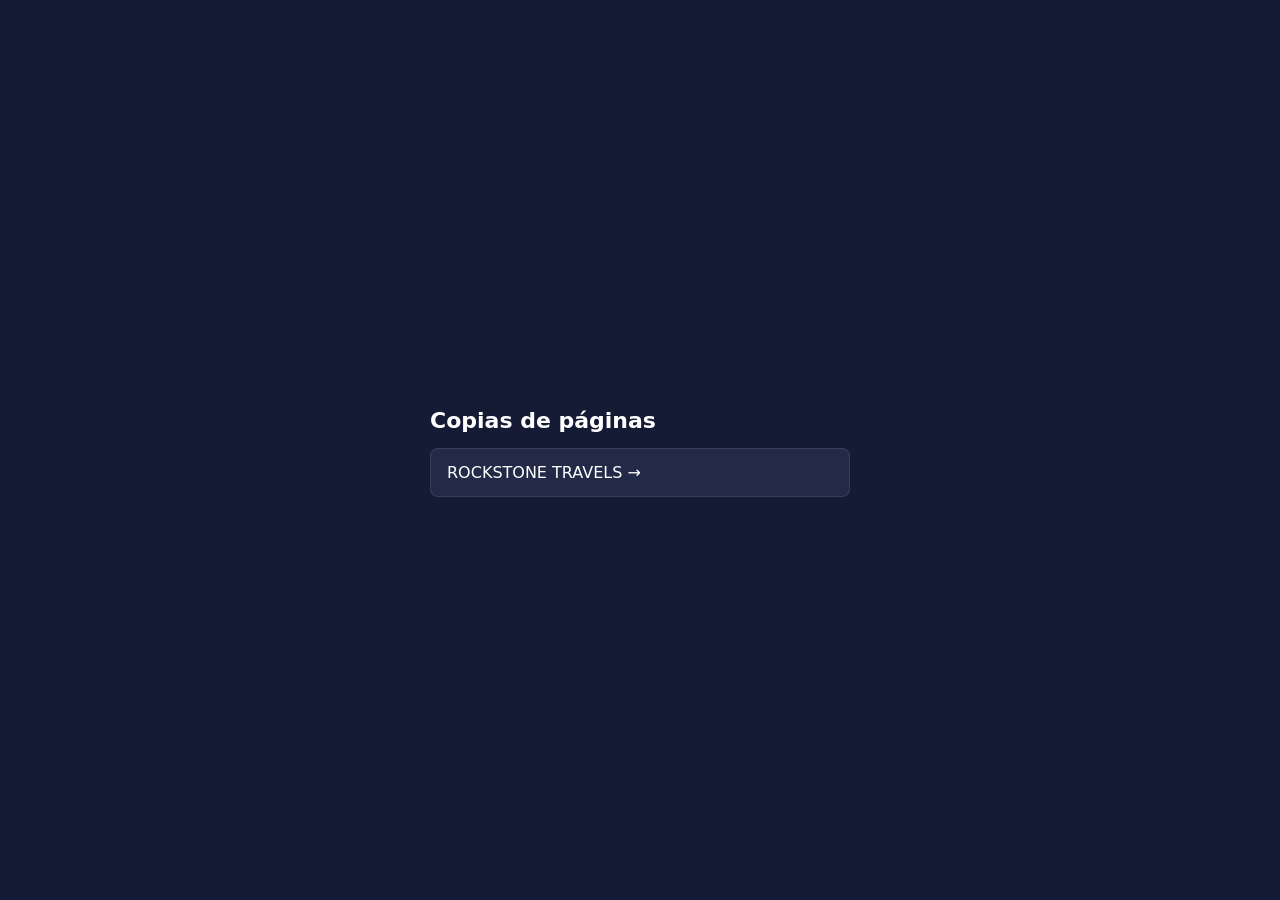
<file: index.html>
<!DOCTYPE html>
<html lang="es">
<head>
  <meta charset="UTF-8">
  <meta name="viewport" content="width=device-width, initial-scale=1.0">
  <meta name="robots" content="noindex">
  <title>Copias de páginas</title>
  <style>
    body { margin: 0; font-family: system-ui, Arial, sans-serif; background: #151b35; color: #fff; display: grid; place-items: center; min-height: 100vh; padding: 16px; box-sizing: border-box; }
    main { max-width: 420px; width: 100%; }
    h1 { font-size: 22px; }
    a { display: block; background: #222a47; border: 1px solid rgba(255,255,255,.1); border-radius: 8px; padding: 14px 16px; margin-bottom: 10px; color: #fff; text-decoration: none; }
    a:hover { border-color: #d0601e; }
  </style>
</head>
<body>
  <main>
    <h1>Copias de páginas</h1>
    <a href="rockstone-travels/">ROCKSTONE TRAVELS →</a>
  </main>
</body>
</html>
</file>
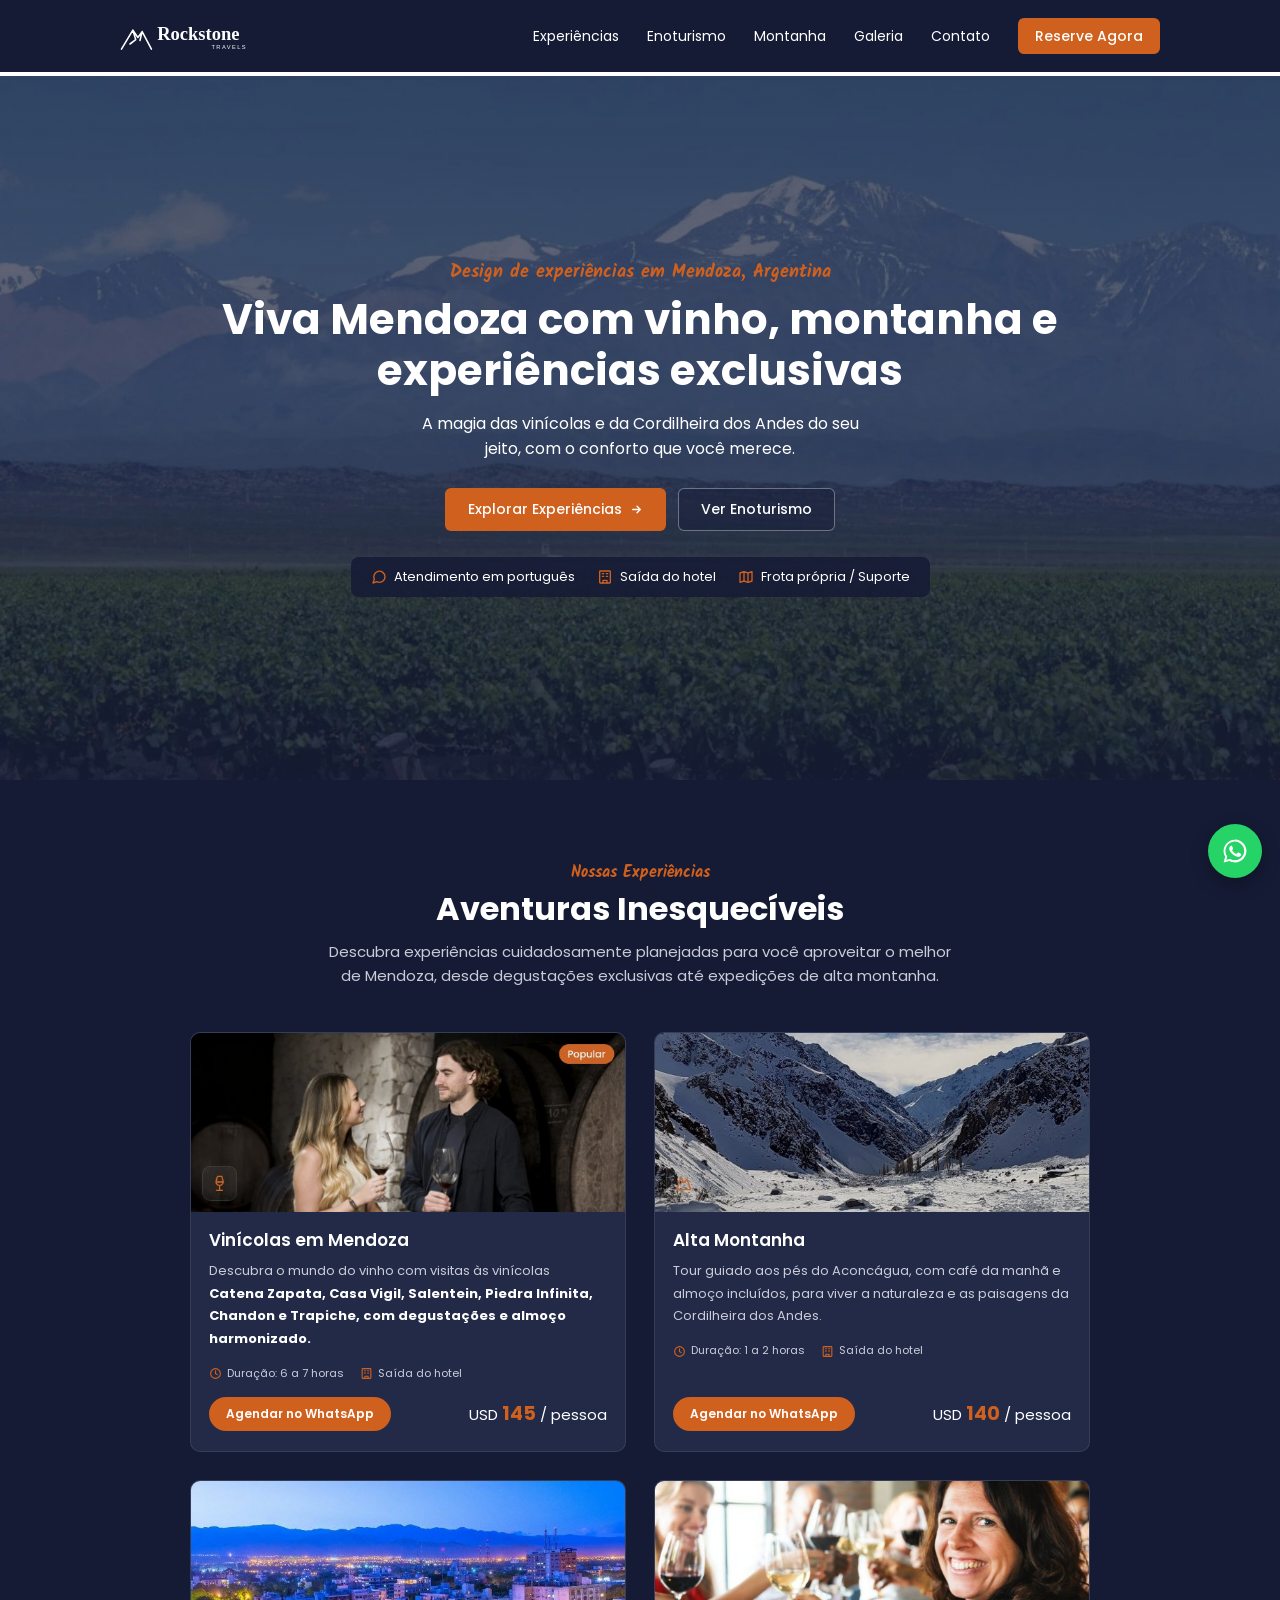
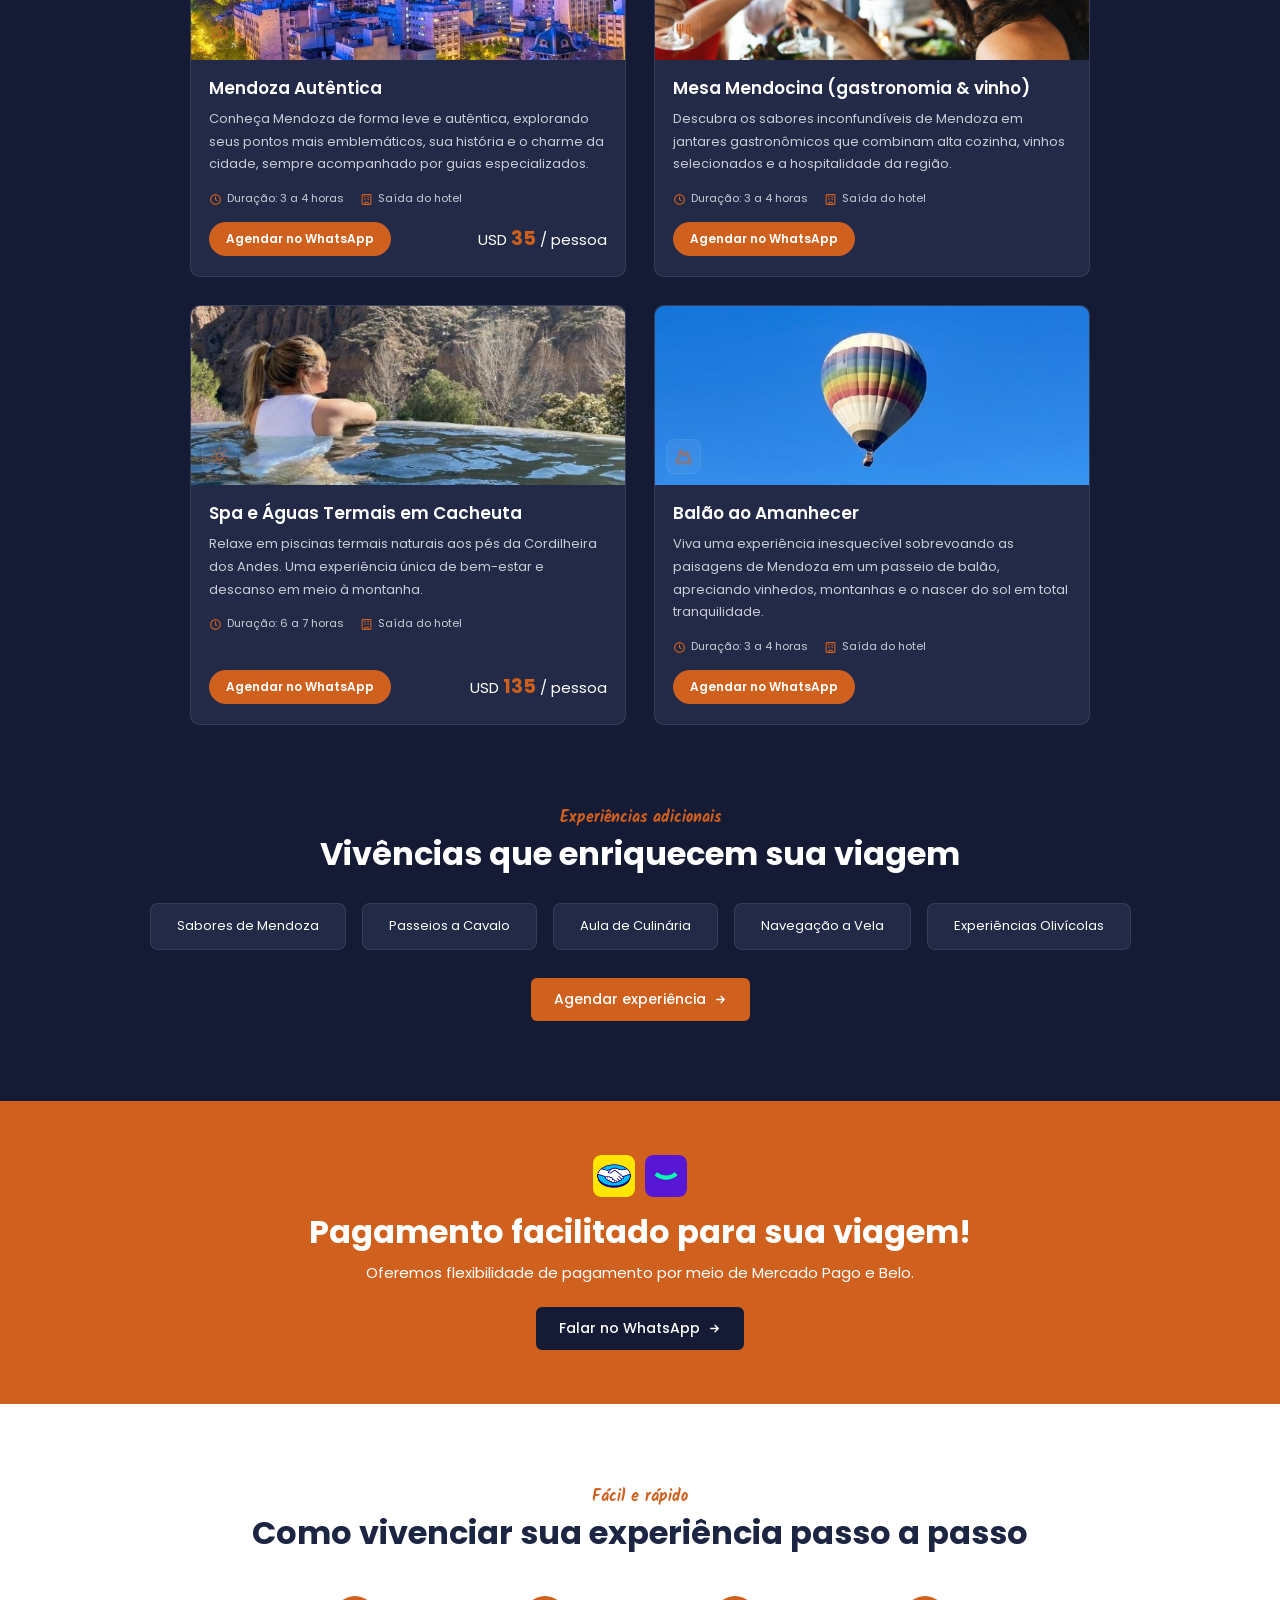
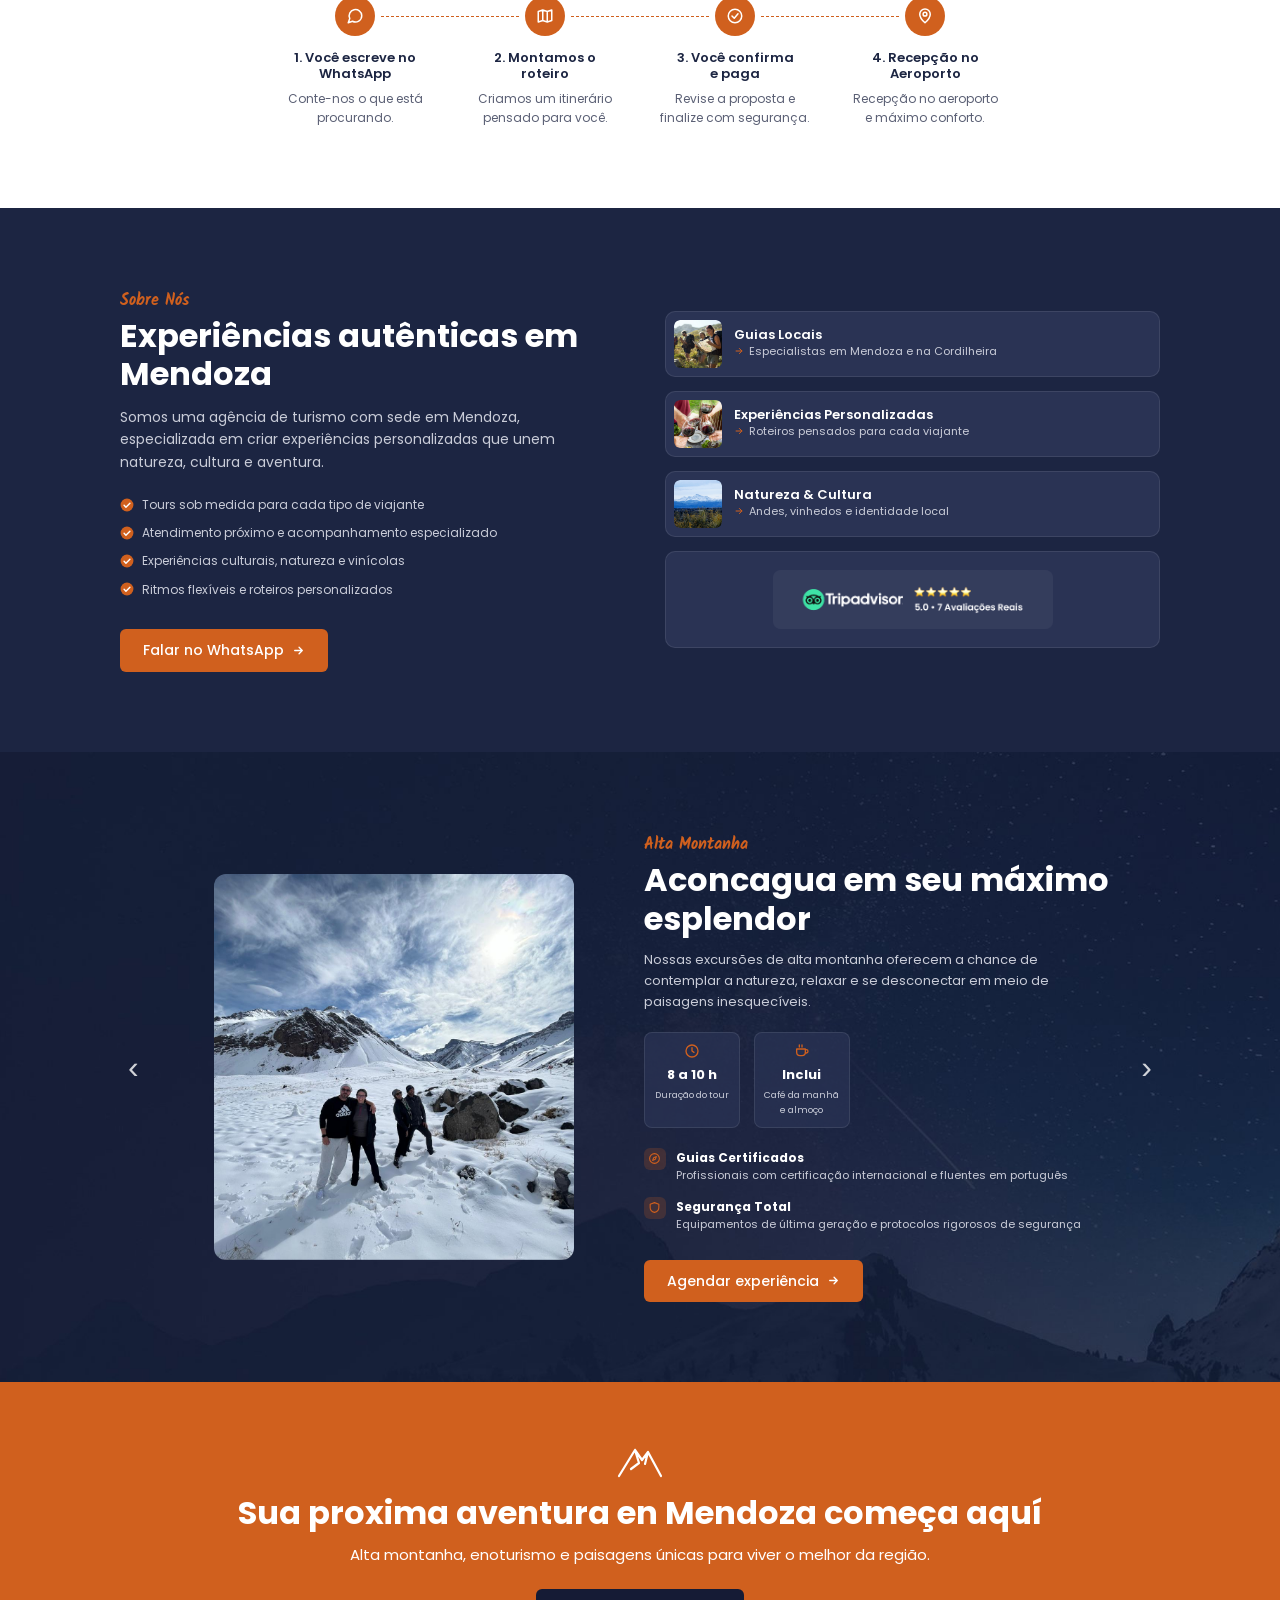
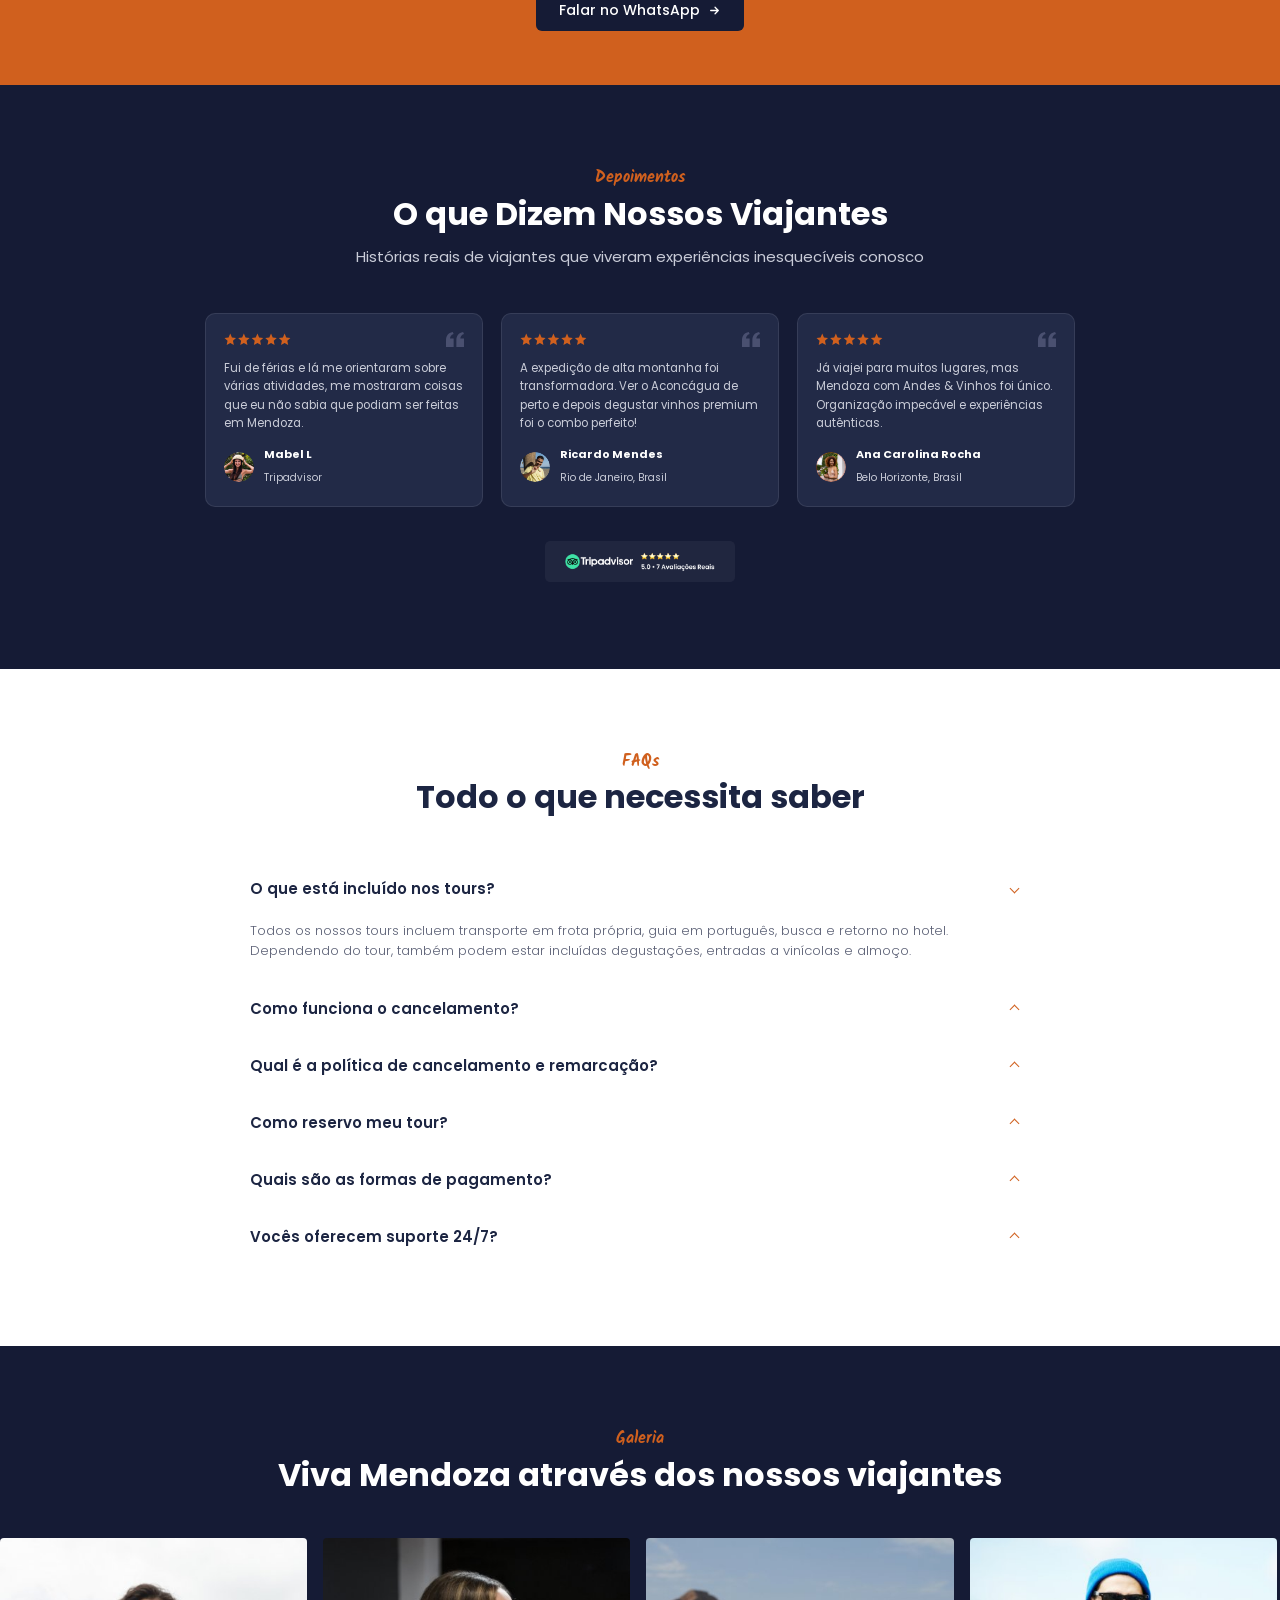
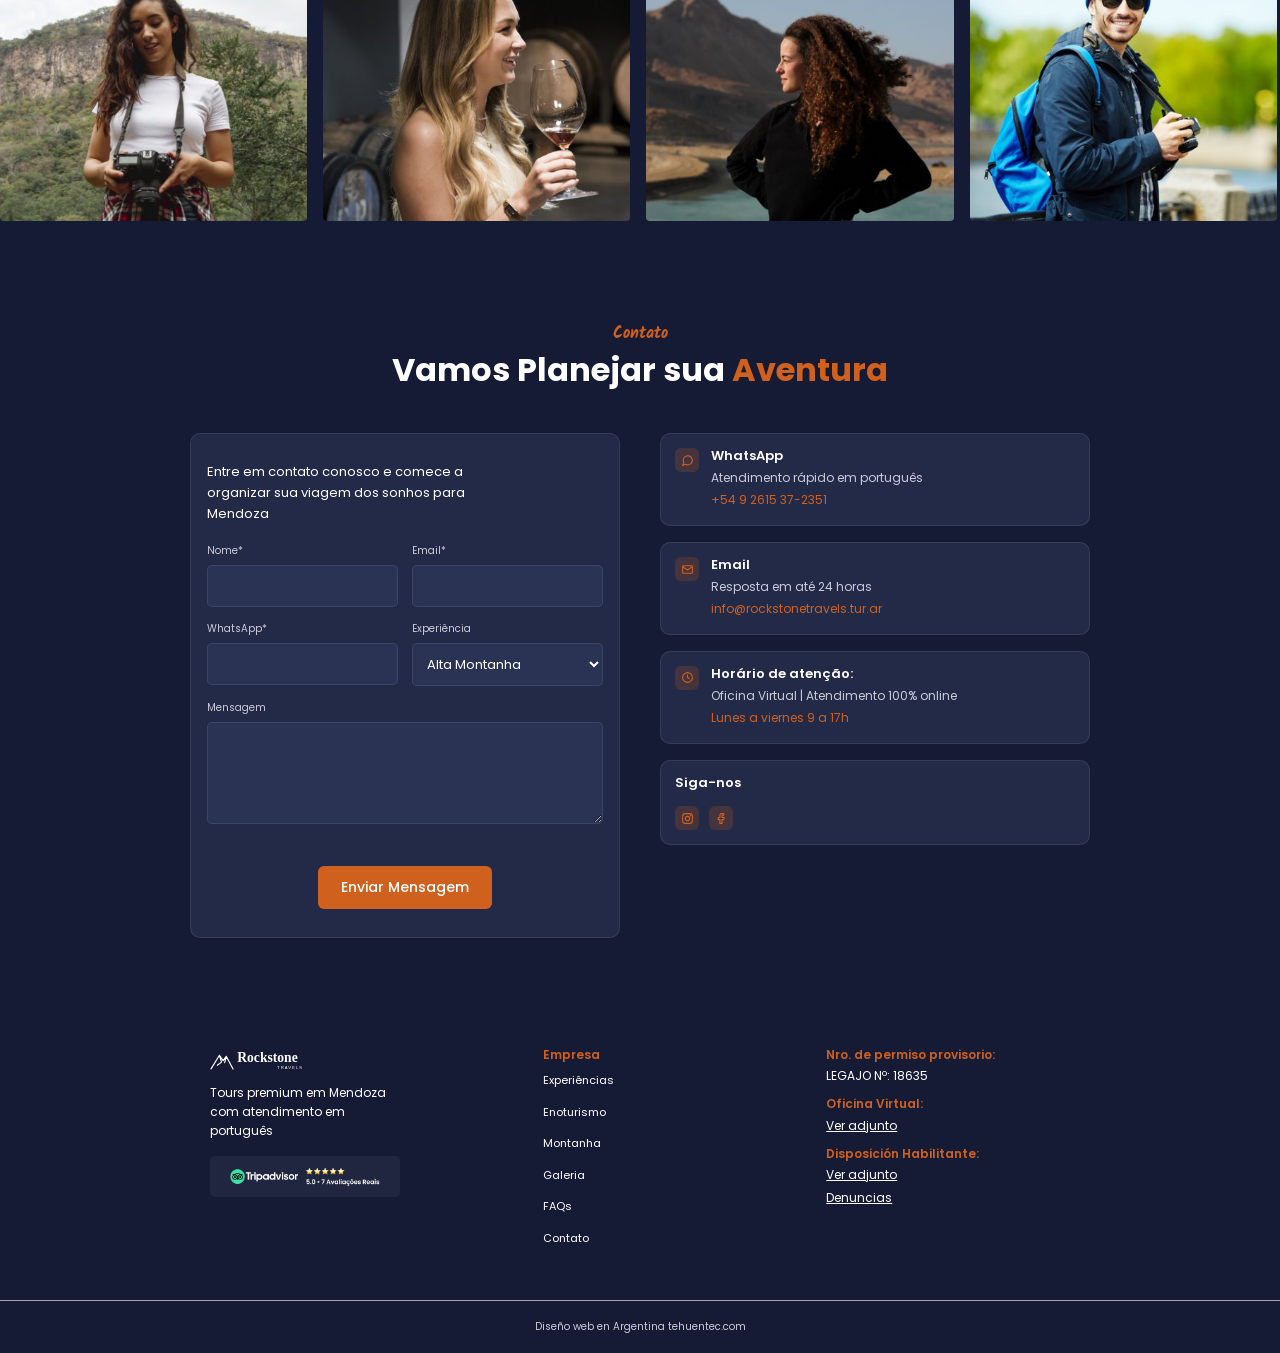
<file: rockstone-travels/index.html>
<!DOCTYPE html>
<html lang="pt-BR">
<head>
  <meta charset="UTF-8">
  <meta name="viewport" content="width=device-width, initial-scale=1.0">
  <title>ROCKSTONE TRAVELS</title>
  <meta name="description" content="Experiências premium em Mendoza: vinho, alta montanha, termas e gastronomia. Curadoria em português, chauffeur privativo e pagamento facilitado. Fale no WhatsApp.">
  <meta name="robots" content="index, follow, max-image-preview:large, max-snippet:-1, max-video-preview:-1">
  <link rel="canonical" href="https://www.rockstonetravels.com/">

  <meta property="og:locale" content="pt_BR">
  <meta property="og:type" content="website">
  <meta property="og:title" content="ROCKSTONE TRAVELS">
  <meta property="og:description" content="Experiências premium em Mendoza: vinho, alta montanha, termas e gastronomia. Curadoria em português, chauffeur privativo e pagamento facilitado. Fale no WhatsApp.">
  <meta property="og:url" content="https://www.rockstonetravels.com/">
  <meta property="og:site_name" content="ROCKSTONE TRAVELS">
  <meta property="og:image" content="https://www.rockstonetravels.com/assets/img/og-image.jpg">
  <meta name="twitter:card" content="summary_large_image">

  <link rel="icon" href="assets/img/favicon.svg" type="image/svg+xml">
  <meta name="theme-color" content="#151b35">

  <link rel="preconnect" href="https://fonts.googleapis.com">
  <link rel="preconnect" href="https://fonts.gstatic.com" crossorigin>
  <link href="https://fonts.googleapis.com/css2?family=Kalam:wght@700&family=Poppins:wght@300;400;500;600;700&display=swap" rel="stylesheet">
  <link rel="stylesheet" href="assets/css/style.css">

  <!-- Google Tag Manager (mismo contenedor que el sitio original) -->
  <script>(function(w,d,s,l,i){w[l]=w[l]||[];w[l].push({'gtm.start':new Date().getTime(),event:'gtm.js'});var f=d.getElementsByTagName(s)[0],j=d.createElement(s),dl=l!='dataLayer'?'&l='+l:'';j.async=true;j.src='https://www.googletagmanager.com/gtm.js?id='+i+dl;f.parentNode.insertBefore(j,f);})(window,document,'script','dataLayer','GTM-M43GJ84V');</script>

  <script type="application/ld+json">
  {"@context":"https://schema.org","@type":"TravelAgency","name":"ROCKSTONE TRAVELS","url":"https://www.rockstonetravels.com/","telephone":"+54 9 2615 37-2351","email":"info@rockstonetravels.tur.ar","address":{"@type":"PostalAddress","addressLocality":"Mendoza","addressCountry":"AR"},"sameAs":["https://www.instagram.com/rockstonetravels","https://www.facebook.com/rockstonetravels"]}
  </script>
</head>
<body>
  <noscript><iframe src="https://www.googletagmanager.com/ns.html?id=GTM-M43GJ84V" height="0" width="0" style="display:none;visibility:hidden"></iframe></noscript>
  <a class="skip-link" href="#conteudo">Pular para o conteúdo</a>

  <!-- ============ HEADER ============ -->
  <header class="header" id="header">
    <div class="container header-inner">
      <a href="#inicio" class="logo" aria-label="ROCKSTONE TRAVELS - início">
        <img src="assets/img/Vector.svg" alt="ROCKSTONE TRAVELS" width="160" height="34">
      </a>
      <button class="nav-toggle" id="navToggle" aria-label="Abrir menu" aria-expanded="false" aria-controls="nav">
        <span></span><span></span><span></span>
      </button>
      <nav class="nav" id="nav">
        <a href="#nuestras-experiencias-rockstone">Experiências</a>
        <a href="#enoturismo-con-rockstone" data-slide="1">Enoturismo</a>
        <a href="#montana-con-rockstone" data-slide="0">Montanha</a>
        <a href="#galeria-de-rockstone">Galeria</a>
        <a href="#rockstone-nuestro-contacto">Contato</a>
        <a href="https://api.whatsapp.com/send/?phone=5492615372351&amp;text&amp;type=phone_number&amp;app_absent=0" target="_blank" rel="noopener" class="btn btn-orange btn-sm">Reserve Agora</a>
      </nav>
    </div>
  </header>

  <main id="conteudo">

    <!-- ============ HERO ============ -->
    <section class="hero" id="inicio">
      <div class="container hero-content">
        <p class="kicker">Design de experiências em Mendoza, Argentina</p>
        <h1>Viva Mendoza com vinho, montanha e experiências exclusivas</h1>
        <p class="hero-sub">A magia das vinícolas e da Cordilheira dos Andes do seu jeito, com o conforto que você merece.</p>
        <div class="hero-btns">
          <a href="#nuestras-experiencias-rockstone" class="btn btn-orange">Explorar Experiências <img src="assets/img/Grupo-6652.svg" alt="" class="btn-icon"></a>
          <a href="#enoturismo-con-rockstone" data-slide="1" class="btn btn-ghost">Ver Enoturismo</a>
        </div>
        <ul class="hero-items">
          <li><img src="assets/img/Trazado-21344.svg" alt="">Atendimento em português</li>
          <li><img src="assets/img/icono-hotel.svg" alt="">Saída do hotel</li>
          <li><img src="assets/img/icoonomapa.svg" alt="">Frota própria / Suporte</li>
        </ul>
      </div>
    </section>

    <!-- ============ EXPERIÊNCIAS ============ -->
    <section class="section dark" id="nuestras-experiencias-rockstone">
      <div class="container">
        <div class="section-head">
          <p class="kicker">Nossas Experiências</p>
          <h2>Aventuras Inesquecíveis</h2>
          <p>Descubra experiências cuidadosamente planejadas para você aproveitar o melhor de Mendoza, desde degustações exclusivas até expedições de alta montanha.</p>
        </div>

        <div class="cards">
          <article class="card">
            <img class="card-img" src="assets/img/Grupo-6465.jpg" alt="Casal degustando vinho em uma vinícola de Mendoza" loading="lazy" width="622" height="256">
            <div class="card-body">
              <h3>Vinícolas em Mendoza</h3>
              <p>Descubra o mundo do vinho com visitas às vinícolas <strong>Catena Zapata, Casa Vigil, Salentein, Piedra Infinita, Chandon e Trapiche, com degustações e almoço harmonizado.</strong></p>
              <ul class="card-meta">
                <li><img src="assets/img/reloj.svg" alt="">Duração: 6 a 7 horas</li>
                <li><img src="assets/img/icono-hotel.svg" alt="">Saída do hotel</li>
              </ul>
              <div class="card-foot">
                <a href="https://api.whatsapp.com/send/?phone=5492615372351&amp;text&amp;type=phone_number&amp;app_absent=0" target="_blank" rel="noopener" class="btn btn-orange btn-sm btn-pill">Agendar no WhatsApp</a>
                <p class="price">USD <strong>145</strong> / pessoa</p>
              </div>
            </div>
          </article>

          <article class="card">
            <img class="card-img" src="assets/img/Grupo-6468.jpg" alt="Cordilheira dos Andes nevada" loading="lazy" width="622" height="256">
            <div class="card-body">
              <h3>Alta Montanha</h3>
              <p>Tour guiado aos pés do Aconcágua, com café da manhã e almoço incluídos, para viver a naturaleza e as paisagens da Cordilheira dos Andes.</p>
              <ul class="card-meta">
                <li><img src="assets/img/reloj.svg" alt="">Duração: 1 a 2 horas</li>
                <li><img src="assets/img/icono-hotel.svg" alt="">Saída do hotel</li>
              </ul>
              <div class="card-foot">
                <a href="https://api.whatsapp.com/send/?phone=5492615372351&amp;text&amp;type=phone_number&amp;app_absent=0" target="_blank" rel="noopener" class="btn btn-orange btn-sm btn-pill">Agendar no WhatsApp</a>
                <p class="price">USD <strong>140</strong> / pessoa</p>
              </div>
            </div>
          </article>

          <article class="card">
            <img class="card-img" src="assets/img/Grupo-6471.jpg" alt="Vista noturna da cidade de Mendoza" loading="lazy" width="622" height="256">
            <div class="card-body">
              <h3>Mendoza Autêntica</h3>
              <p>Conheça Mendoza de forma leve e autêntica, explorando seus pontos mais emblemáticos, sua história e o charme da cidade, sempre acompanhado por guias especializados.</p>
              <ul class="card-meta">
                <li><img src="assets/img/reloj.svg" alt="">Duração: 3 a 4 horas</li>
                <li><img src="assets/img/icono-hotel.svg" alt="">Saída do hotel</li>
              </ul>
              <div class="card-foot">
                <a href="https://api.whatsapp.com/send/?phone=5492615372351&amp;text&amp;type=phone_number&amp;app_absent=0" target="_blank" rel="noopener" class="btn btn-orange btn-sm btn-pill">Agendar no WhatsApp</a>
                <p class="price">USD <strong>35</strong> / pessoa</p>
              </div>
            </div>
          </article>

          <article class="card">
            <img class="card-img" src="assets/img/Grupo-6474.jpg" alt="Amigos brindando com vinho em um jantar" loading="lazy" width="622" height="256">
            <div class="card-body">
              <h3>Mesa Mendocina (gastronomia &amp; vinho)</h3>
              <p>Descubra os sabores inconfundíveis de Mendoza em jantares gastronômicos que combinam alta cozinha, vinhos selecionados e a hospitalidade da região.</p>
              <ul class="card-meta">
                <li><img src="assets/img/reloj.svg" alt="">Duração: 3 a 4 horas</li>
                <li><img src="assets/img/icono-hotel.svg" alt="">Saída do hotel</li>
              </ul>
              <div class="card-foot">
                <a href="https://api.whatsapp.com/send/?phone=5492615372351&amp;text&amp;type=phone_number&amp;app_absent=0" target="_blank" rel="noopener" class="btn btn-orange btn-sm btn-pill">Agendar no WhatsApp</a>
              </div>
            </div>
          </article>

          <article class="card">
            <img class="card-img" src="assets/img/componente-12.jpg" alt="Mulher relaxando nas termas de Cacheuta" loading="lazy" width="622" height="256">
            <div class="card-body">
              <h3>Spa e Águas Termais em Cacheuta</h3>
              <p>Relaxe em piscinas termais naturais aos pés da Cordilheira dos Andes. Uma experiência única de bem-estar e descanso em meio à montanha.</p>
              <ul class="card-meta">
                <li><img src="assets/img/reloj.svg" alt="">Duração: 6 a 7 horas</li>
                <li><img src="assets/img/icono-hotel.svg" alt="">Saída do hotel</li>
              </ul>
              <div class="card-foot">
                <a href="https://api.whatsapp.com/send/?phone=5492615372351&amp;text&amp;type=phone_number&amp;app_absent=0" target="_blank" rel="noopener" class="btn btn-orange btn-sm btn-pill">Agendar no WhatsApp</a>
                <p class="price">USD <strong>135</strong> / pessoa</p>
              </div>
            </div>
          </article>

          <article class="card">
            <img class="card-img" src="assets/img/componente-24.jpg" alt="Balão de ar quente no céu azul" loading="lazy" width="622" height="256">
            <div class="card-body">
              <h3>Balão ao Amanhecer</h3>
              <p>Viva uma experiência inesquecível sobrevoando as paisagens de Mendoza em um passeio de balão, apreciando vinhedos, montanhas e o nascer do sol em total tranquilidade.</p>
              <ul class="card-meta">
                <li><img src="assets/img/reloj.svg" alt="">Duração: 3 a 4 horas</li>
                <li><img src="assets/img/icono-hotel.svg" alt="">Saída do hotel</li>
              </ul>
              <div class="card-foot">
                <a href="https://api.whatsapp.com/send/?phone=5492615372351&amp;text&amp;type=phone_number&amp;app_absent=0" target="_blank" rel="noopener" class="btn btn-orange btn-sm btn-pill">Agendar no WhatsApp</a>
              </div>
            </div>
          </article>
        </div>

        <div class="section-head extra-head">
          <p class="kicker">Experiências adicionais</p>
          <h2>Vivências que enriquecem sua viagem</h2>
        </div>
        <ul class="chips">
          <li>Sabores de Mendoza</li>
          <li>Passeios a Cavalo</li>
          <li>Aula de Culinária</li>
          <li>Navegação a Vela</li>
          <li>Experiências Olivícolas</li>
        </ul>
        <div class="center">
          <a href="https://api.whatsapp.com/send/?phone=5492615372351&amp;text&amp;type=phone_number&amp;app_absent=0" target="_blank" rel="noopener" class="btn btn-orange">Agendar experiência <img src="assets/img/Grupo-6652.svg" alt="" class="btn-icon"></a>
        </div>
      </div>
    </section>

    <!-- ============ PAGAMENTO ============ -->
    <section class="banner-orange">
      <div class="container center">
        <div class="wallets">
          <img src="assets/img/mercado-pago.png" alt="Mercado Pago" width="42" height="42">
          <img src="assets/img/belo_app_logo.png" alt="Belo" width="42" height="42">
        </div>
        <h2>Pagamento facilitado para sua viagem!</h2>
        <p>Oferemos flexibilidade de pagamento por meio de Mercado Pago e Belo.</p>
        <a href="https://api.whatsapp.com/send/?phone=5492615372351&amp;text&amp;type=phone_number&amp;app_absent=0" target="_blank" rel="noopener" class="btn btn-navy">Falar no WhatsApp <img src="assets/img/Grupo-6652.svg" alt="" class="btn-icon"></a>
      </div>
    </section>

    <!-- ============ PASSO A PASSO ============ -->
    <section class="section light">
      <div class="container">
        <div class="section-head">
          <p class="kicker">Fácil e rápido</p>
          <h2>Como vivenciar sua experiência passo a passo</h2>
        </div>
        <ol class="steps">
          <li>
            <span class="step-icon"><img src="assets/img/Grupo-6583.svg" alt="WhatsApp"></span>
            <h3>1. Você escreve no<br>WhatsApp</h3>
            <p>Conte-nos o que está<br>procurando.</p>
          </li>
          <li>
            <span class="step-icon"><img src="assets/img/map1.svg" alt="Roteiro"></span>
            <h3>2. Montamos o<br>roteiro</h3>
            <p>Criamos um itinerário<br>pensado para você.</p>
          </li>
          <li>
            <span class="step-icon"><img src="assets/img/check.svg" alt="Confirma"></span>
            <h3>3. Você confirma<br>e paga</h3>
            <p>Revise a proposta e<br>finalize com segurança.</p>
          </li>
          <li>
            <span class="step-icon"><img src="assets/img/pin.svg" alt="Aeroporto"></span>
            <h3>4. Recepção no<br>Aeroporto</h3>
            <p>Recepção no aeroporto<br>e máximo conforto.</p>
          </li>
        </ol>
      </div>
    </section>

    <!-- ============ SOBRE NÓS ============ -->
    <section class="section navy" id="sobre-nos">
      <div class="container split">
        <div>
          <p class="kicker">Sobre Nós</p>
          <h2 class="left">Experiências autênticas em Mendoza</h2>
          <p class="lead">Somos uma agência de turismo com sede em Mendoza, especializada em criar experiências personalizadas que unem natureza, cultura e aventura.</p>
          <ul class="checklist">
            <li><img src="assets/img/check-1.svg" alt="">Tours sob medida para cada tipo de viajante</li>
            <li><img src="assets/img/check-1.svg" alt="">Atendimento próximo e acompanhamento especializado</li>
            <li><img src="assets/img/check-1.svg" alt="">Experiências culturais, natureza e vinícolas</li>
            <li><img src="assets/img/check-1.svg" alt="">Ritmos flexíveis e roteiros personalizados</li>
          </ul>
          <a href="https://api.whatsapp.com/send/?phone=5492615372351&amp;text&amp;type=phone_number&amp;app_absent=0" target="_blank" rel="noopener" class="btn btn-orange">Falar no WhatsApp <img src="assets/img/Grupo-6652.svg" alt="" class="btn-icon"></a>
        </div>
        <div class="about-cards">
          <div class="about-card">
            <img src="assets/img/group-hikers-practicing-map-reading-navigation-skills.png" alt="Grupo de trilheiros com guia" loading="lazy" width="96" height="96">
            <div><h3>Guias Locais</h3><p><img src="assets/img/arrow.svg" alt="">Especialistas em Mendoza e na Cordilheira</p></div>
          </div>
          <div class="about-card">
            <img src="assets/img/EXPERIENCIAS.png" alt="Brinde com vinho tinto" loading="lazy" width="96" height="96">
            <div><h3>Experiências Personalizadas</h3><p><img src="assets/img/arrow.svg" alt="">Roteiros pensados para cada viajante</p></div>
          </div>
          <div class="about-card">
            <img src="assets/img/scenic-view-snowcapped-mountains-against-sky.png" alt="Montanhas nevadas" loading="lazy" width="96" height="96">
            <div><h3>Natureza &amp; Cultura</h3><p><img src="assets/img/arrow.svg" alt="">Andes, vinhedos e identidade local</p></div>
          </div>
          <a class="advisor-card" href="https://www.tripadvisor.com.ar/Attraction_Review-g312781-d34187657-Reviews-Rockstone_Travels-Mendoza_Province_of_Mendoza_Cuyo.html" target="_blank" rel="noopener noreferrer">
            <img src="assets/img/Link.png" alt="Tripadvisor 5.0 - 7 avaliações reais" loading="lazy" width="304" height="65">
          </a>
        </div>
      </div>
    </section>

    <!-- ============ MONTANHA / ENOTURISMO (slider) ============ -->
    <section class="section mountain" aria-roledescription="carrossel" aria-label="Alta Montanha e Enoturismo">
      <span class="anchor" id="montana-con-rockstone"></span>
      <span class="anchor" id="enoturismo-con-rockstone"></span>
      <div class="container slider" id="slider">
        <button class="slider-arrow prev" aria-label="Anterior">&#8249;</button>
        <div class="slides">
          <div class="slide is-active" aria-roledescription="slide" aria-label="1 de 2">
            <img class="slide-img" src="assets/img/WhatsApp-Image-2026-05-17-at-23.02.59-1-1.png" alt="Viajantes na neve da alta montanha" width="512" height="550">
            <div class="slide-text">
              <p class="kicker">Alta Montanha</p>
              <h2 class="left">Aconcagua em seu máximo esplendor</h2>
              <p>Nossas excursões de alta montanha oferecem a chance de contemplar a natureza, relaxar e se desconectar em meio de paisagens inesquecíveis.</p>
              <div class="mini-cards">
                <div class="mini-card"><img src="assets/img/iconoreloj.svg" alt=""><strong>8 a 10 h</strong><span>Duração do tour</span></div>
                <div class="mini-card"><img src="assets/img/desayuno.svg" alt=""><strong>Inclui</strong><span>Café da manhã e almoço</span></div>
              </div>
              <ul class="features">
                <li><span class="feat-icon"><img src="assets/img/map.svg" alt=""></span><div><strong>Guias Certificados</strong><p>Profissionais com certificação internacional e fluentes em português</p></div></li>
                <li><span class="feat-icon"><img src="assets/img/shield.svg" alt=""></span><div><strong>Segurança Total</strong><p>Equipamentos de última geração e protocolos rigorosos de segurança</p></div></li>
              </ul>
              <a href="https://api.whatsapp.com/send/?phone=5492615372351&amp;text&amp;type=phone_number&amp;app_absent=0" target="_blank" rel="noopener" class="btn btn-orange">Agendar experiência <img src="assets/img/Grupo-6652.svg" alt="" class="btn-icon"></a>
            </div>
          </div>

          <div class="slide" aria-roledescription="slide" aria-label="2 de 2">
            <img class="slide-img" src="assets/img/imagen-bodega.jpg" alt="Vinícola em Luján de Cuyo" width="512" height="550">
            <div class="slide-text">
              <p class="kicker">Enoturismo</p>
              <h2 class="left">Luján de Cuyo: a experiência completa</h2>
              <p>Descubra o melhor do enoturismo em Mendoza com degustações premium, almoço harmonizado e visitas às vinícolas mais renomadas do Luján de Cuyo.</p>
              <ul class="bodegas">
                <li><span>✓</span>Catena Zapata</li>
                <li><span>✓</span>Chandon</li>
                <li><span>✓</span>Trapiche</li>
              </ul>
              <ul class="features">
                <li><span class="feat-icon"><img src="assets/img/map.svg" alt=""></span><div><strong>Guias Certificados</strong><p>Profissionais com certificação internacional e fluentes em português</p></div></li>
                <li><span class="feat-icon"><img src="assets/img/shield.svg" alt=""></span><div><strong>Segurança Total</strong><p>Equipamentos de última geração e protocolos rigorosos de segurança</p></div></li>
              </ul>
              <a href="https://api.whatsapp.com/send/?phone=5492615372351&amp;text&amp;type=phone_number&amp;app_absent=0" target="_blank" rel="noopener" class="btn btn-orange">Agendar experiência <img src="assets/img/Grupo-6652.svg" alt="" class="btn-icon"></a>
            </div>
          </div>
        </div>
        <button class="slider-arrow next" aria-label="Próximo">&#8250;</button>
      </div>
    </section>

    <!-- ============ CTA ============ -->
    <section class="banner-orange">
      <div class="container center">
        <img src="assets/img/Grupo-6715.svg" alt="" class="banner-icon" width="46" height="42">
        <h2>Sua proxima aventura en Mendoza começa aquí</h2>
        <p>Alta montanha, enoturismo e paisagens únicas para viver o melhor da região.</p>
        <a href="https://api.whatsapp.com/send/?phone=5492615372351&amp;text&amp;type=phone_number&amp;app_absent=0" target="_blank" rel="noopener" class="btn btn-navy">Falar no WhatsApp <img src="assets/img/Grupo-6652.svg" alt="" class="btn-icon"></a>
      </div>
    </section>

    <!-- ============ DEPOIMENTOS ============ -->
    <section class="section dark">
      <div class="container">
        <div class="section-head">
          <p class="kicker">Depoimentos</p>
          <h2>O que Dizem Nossos Viajantes</h2>
          <p>Histórias reais de viajantes que viveram experiências inesquecíveis conosco</p>
        </div>
        <div class="testimonials">
          <figure class="testimonial">
            <div class="t-top"><img src="assets/img/resenasestrellas.svg" alt="5 estrelas" class="stars"><img src="assets/img/Grupo-6662.svg" alt="" class="quote"></div>
            <blockquote>Fui de férias e lá me orientaram sobre várias atividades, me mostraram coisas que eu não sabia que podiam ser feitas em Mendoza.</blockquote>
            <figcaption><img src="assets/img/avatar1.png" alt="" width="40" height="40"><div><strong>Mabel L</strong><span>Tripadvisor</span></div></figcaption>
          </figure>
          <figure class="testimonial">
            <div class="t-top"><img src="assets/img/resenasestrellas.svg" alt="5 estrelas" class="stars"><img src="assets/img/Grupo-6662.svg" alt="" class="quote"></div>
            <blockquote>A expedição de alta montanha foi transformadora. Ver o Aconcágua de perto e depois degustar vinhos premium foi o combo perfeito!</blockquote>
            <figcaption><img src="assets/img/front-view-smiley-man-holding-ice-cream.png" alt="" width="40" height="40"><div><strong>Ricardo Mendes</strong><span>Rio de Janeiro, Brasil</span></div></figcaption>
          </figure>
          <figure class="testimonial">
            <div class="t-top"><img src="assets/img/resenasestrellas.svg" alt="5 estrelas" class="stars"><img src="assets/img/Grupo-6662.svg" alt="" class="quote"></div>
            <blockquote>Já viajei para muitos lugares, mas Mendoza com Andes &amp; Vinhos foi único. Organização impecável e experiências autênticas.</blockquote>
            <figcaption><img src="assets/img/avatar2.png" alt="" width="40" height="40"><div><strong>Ana Carolina Rocha</strong><span>Belo Horizonte, Brasil</span></div></figcaption>
          </figure>
        </div>
        <div class="center">
          <a class="advisor-pill" href="https://www.tripadvisor.com.ar/Attraction_Review-g312781-d34187657-Reviews-Rockstone_Travels-Mendoza_Province_of_Mendoza_Cuyo.html" target="_blank" rel="noopener noreferrer">
            <img src="assets/img/Link.png" alt="Tripadvisor 5.0 - 7 avaliações reais" loading="lazy" width="152" height="33">
          </a>
        </div>
      </div>
    </section>

    <!-- ============ FAQ ============ -->
    <section class="section light" id="rockstone-nuestros-faqs">
      <div class="container narrow">
        <div class="section-head">
          <p class="kicker">FAQs</p>
          <h2>Todo o que necessita saber</h2>
        </div>
        <div class="faq">
          <details open>
            <summary>O que está incluído nos tours?</summary>
            <p>Todos os nossos tours incluem transporte em frota própria, guia em português, busca e retorno no hotel. Dependendo do tour, também podem estar incluídas degustações, entradas a vinícolas e almoço.</p>
          </details>
          <details>
            <summary>Como funciona o cancelamento?</summary>
            <p>As condições de cancelamento variam de acordo com o tour contratado. Recomendamos consultar os detalhes específicos e prazos no momento da reserva através do nosso atendimento via WhatsApp.</p>
          </details>
          <details>
            <summary>Qual é a política de cancelamento e remarcação?</summary>
            <p>Para cancelamentos ou remarcações, entre em contato pelo WhatsApp com 48 horas de antecedência. Analisaremos seu caso para reagendar ou processar o reembolso conforme as condições do passeio.</p>
          </details>
          <details>
            <summary>Como reservo meu tour?</summary>
            <p>É simples: clique em qualquer botão para falar conosco pelo <a href="https://api.whatsapp.com/send/?phone=5492615372351&amp;text&amp;type=phone_number&amp;app_absent=0" target="_blank" rel="noopener">WhatsApp</a>, onde montamos seu roteiro personalizado. Após confirmar o pagamento, buscamos você diretamente no seu hotel para iniciar a experiência.</p>
          </details>
          <details>
            <summary>Quais são as formas de pagamento?</summary>
            <p>Aceitamos Pix, Belo, Real (BRL) e outras opções para sua comodidade. Para mais detalhes e confirmar as formas disponíveis, consulte-nos diretamente pelo WhatsApp.</p>
          </details>
          <details>
            <summary>Vocês oferecem suporte 24/7?</summary>
            <p>Sim, oferecemos suporte personalizado 24/7. Você terá um canal direto conosco via WhatsApp para qualquer assistência necessária durante sua viagem em Mendoza.</p>
          </details>
        </div>
      </div>
    </section>

    <!-- ============ GALERIA ============ -->
    <section class="section dark gallery-section" id="galeria-de-rockstone">
      <div class="section-head container">
        <p class="kicker">Galeria</p>
        <h2>Viva Mendoza através dos nossos viajantes</h2>
      </div>
      <div class="marquee">
        <div class="marquee-track">
          <img src="assets/img/low-angle-female-checking-photos-camera.jpg" alt="Viajante com câmera fotográfica" loading="lazy" width="435" height="408">
          <!-- PENDIENTE: descomentar cuando se suba la foto -->
          <!-- <img src="assets/img/travel-tourism-people-concept-happy-couple-with-backpacks-hugging-alps-mountains-background-1.jpg" alt="Casal abraçado com mochilas nas montanhas" loading="lazy" width="435" height="408"> -->
          <!-- PENDIENTE: descomentar cuando se suba la foto -->
          <!-- <img src="assets/img/happy-couple-drinking-wine-near-transparent-bubble-tent-glamping.jpg" alt="Casal bebendo vinho em glamping" loading="lazy" width="435" height="408"> -->
          <!-- PENDIENTE: descomentar cuando se suba la foto -->
          <!-- <img src="assets/img/Rectangulo-754.jpg" alt="Viajantes em Mendoza" loading="lazy" width="435" height="408"> -->
          <img src="assets/img/side-view-smiley-woman-holding-glass-1.jpg" alt="Mulher sorrindo com taça de vinho" loading="lazy" width="435" height="408">
          <img src="assets/img/young-woman-standing-against-mountain.jpg" alt="Mulher diante das montanhas" loading="lazy" width="435" height="408">
          <img src="assets/img/man-with-camera.jpg" alt="Homem com câmera e mochila" loading="lazy" width="435" height="408">
          <img src="assets/img/young-trekker-embraces-challenge-mountain-hiking-with-fresh-air.jpg" alt="Trilheiro no alto da montanha" loading="lazy" width="445" height="408">
        </div>
      </div>
    </section>

    <!-- ============ CONTATO ============ -->
    <section class="section dark contact-section" id="rockstone-nuestro-contacto">
      <div class="container">
        <div class="section-head">
          <p class="kicker">Contato</p>
          <h2>Vamos Planejar sua <span class="orange">Aventura</span></h2>
        </div>
        <div class="contact">
          <form class="contact-form" id="contactForm" novalidate>
            <p>Entre em contato conosco e comece a organizar sua viagem dos sonhos para Mendoza</p>
            <div class="form-grid">
              <label>Nome*<input type="text" name="nome" required autocomplete="name"></label>
              <label>Email*<input type="email" name="email" required autocomplete="email"></label>
              <label>WhatsApp*<input type="tel" name="whatsapp" required autocomplete="tel"></label>
              <label>Experiência
                <select name="experiencia">
                  <option>Alta Montanha</option>
                  <option>City Tour</option>
                  <option>Cavalgadas</option>
                  <option>Vinícolas de Luján de Cuyo e Maipú</option>
                  <option>Vinícolas do Vale de Uco</option>
                  <option>Jantares Gastronômicos</option>
                </select>
              </label>
              <label class="full">Mensagem<textarea name="mensagem" rows="4"></textarea></label>
            </div>
            <p class="form-msg" id="formMsg" role="status" aria-live="polite"></p>
            <button type="submit" class="btn btn-orange">Enviar Mensagem</button>
          </form>

          <div class="contact-info">
            <div class="info-card">
              <span class="info-icon"><img src="assets/img/iconocomunicacion.svg" alt=""></span>
              <div><h3>WhatsApp</h3><p>Atendimento rápido em português</p><a href="https://api.whatsapp.com/send/?phone=5492615372351&amp;text&amp;type=phone_number&amp;app_absent=0" target="_blank" rel="noopener">+54 9 2615 37-2351</a></div>
            </div>
            <div class="info-card">
              <span class="info-icon"><img src="assets/img/mail.svg" alt=""></span>
              <div><h3>Email</h3><p>Resposta em até 24 horas</p><a href="mailto:info@rockstonetravels.tur.ar">info@rockstonetravels.tur.ar</a></div>
            </div>
            <div class="info-card">
              <span class="info-icon"><img src="assets/img/horarios.svg" alt=""></span>
              <div><h3>Horário de atenção:</h3><p>Oficina Virtual | Atendimento 100% online</p><span class="orange">Lunes a viernes 9 a 17h</span></div>
            </div>
            <div class="info-card social">
              <h3>Siga-nos</h3>
              <div class="social-links">
                <a href="https://www.instagram.com/rockstonetravels" target="_blank" rel="noopener noreferrer" aria-label="Instagram"><img src="assets/img/insta.svg" alt=""></a>
                <a href="https://www.facebook.com/rockstonetravels" target="_blank" rel="noopener noreferrer" aria-label="Facebook"><img src="assets/img/face.svg" alt=""></a>
              </div>
            </div>
          </div>
        </div>
      </div>
    </section>
  </main>

  <!-- ============ FOOTER ============ -->
  <footer class="footer">
    <div class="container footer-grid">
      <div>
        <img src="assets/img/Vector.svg" alt="ROCKSTONE TRAVELS" width="160" height="34" class="footer-logo">
        <p>Tours premium em Mendoza com atendimento em português</p>
        <a class="advisor-pill" href="https://www.tripadvisor.com.ar/Attraction_Review-g312781-d34187657-Reviews-Rockstone_Travels-Mendoza_Province_of_Mendoza_Cuyo.html" target="_blank" rel="noopener noreferrer">
          <img src="assets/img/Link.png" alt="Tripadvisor" loading="lazy" width="152" height="33">
        </a>
      </div>
      <div>
        <h4>Empresa</h4>
        <ul class="footer-links">
          <li><a href="#nuestras-experiencias-rockstone">Experiências</a></li>
          <li><a href="#enoturismo-con-rockstone" data-slide="1">Enoturismo</a></li>
          <li><a href="#montana-con-rockstone" data-slide="0">Montanha</a></li>
          <li><a href="#galeria-de-rockstone">Galeria</a></li>
          <li><a href="#rockstone-nuestros-faqs">FAQs</a></li>
          <li><a href="#rockstone-nuestro-contacto">Contato</a></li>
        </ul>
      </div>
      <div class="legal">
        <h4>Nro. de permiso provisorio:</h4>
        <p>LEGAJO Nº: 18635</p>
        <h4>Oficina Virtual:</h4>
        <p><a href="docs/if-2023-46141134-apn-dnrdi-23slyt-dWxMpzbW29Fqa4Eo-1.pdf" target="_blank" rel="noopener">Ver adjunto</a></p>
        <h4>Disposición Habilitante:</h4>
        <p><a href="docs/di-2023-88980576-apn-dnav-mtyd-provisorio-YNqOE90PxpF1DjDO.pdf" target="_blank" rel="noopener">Ver adjunto</a></p>
        <p><a href="https://www.argentina.gob.ar/servicio/presentar-una-denuncia-contra-una-agencia-de-viajes" target="_blank" rel="noopener">Denuncias</a></p>
      </div>
    </div>
    <div class="footer-bottom">
      <p>Diseño web en Argentina <a href="https://tehuentec.com/" target="_blank" rel="noopener">tehuentec.com</a></p>
    </div>
  </footer>

  <a class="wa-float" href="https://api.whatsapp.com/send/?phone=5492615372351&amp;text&amp;type=phone_number&amp;app_absent=0" target="_blank" rel="noopener" aria-label="Falar no WhatsApp">
    <svg viewBox="0 0 32 32" width="28" height="28" aria-hidden="true"><path fill="#fff" d="M16 3a13 13 0 0 0-11.2 19.6L3 29l6.6-1.7A13 13 0 1 0 16 3zm0 23.7c-2 0-3.9-.5-5.6-1.5l-.4-.2-3.9 1 1-3.8-.3-.4A10.7 10.7 0 1 1 16 26.7zm5.9-8c-.3-.2-1.9-1-2.2-1-.3-.1-.5-.2-.7.2l-1 1.2c-.2.2-.4.2-.7.1-.3-.2-1.4-.5-2.6-1.6-1-.9-1.6-1.9-1.8-2.2-.2-.3 0-.5.1-.7l.5-.6.3-.5c.1-.2 0-.4 0-.6l-1-2.4c-.3-.6-.5-.5-.7-.5h-.6c-.2 0-.6.1-.9.4-.3.3-1.2 1.1-1.2 2.8s1.2 3.2 1.4 3.5c.2.2 2.4 3.6 5.8 5 .8.4 1.4.6 1.9.7.8.3 1.5.2 2.1.1.6-.1 1.9-.8 2.2-1.5.3-.7.3-1.4.2-1.5-.1-.2-.3-.3-.6-.4z"/></svg>
  </a>

  <script src="assets/js/main.js" defer></script>
</body>
</html>
</file>
<file: rockstone-travels/assets/css/style.css>
/* ==========================================================
   ROCKSTONE TRAVELS — copia estática
   ========================================================== */
:root {
  --bg: #151b35;
  --navy: #1c2542;
  --card: #222a47;
  --card-2: #2a3354;
  --line: rgba(255, 255, 255, .09);
  --orange: #d0601e;
  --orange-dark: #b35116;
  --text: #ffffff;
  --muted: #c9ccd8;
  --ink: #1c2542;
  --ink-muted: #5b6075;
  --radius: 0.625rem;
  --header-h: 4.5rem;
  --font: 'Poppins', system-ui, -apple-system, 'Segoe UI', Arial, sans-serif;
  --font-hand: 'Kalam', 'Brush Script MT', cursive;
}

*, *::before, *::after { box-sizing: border-box; }
html { font-size: 16px; scroll-behavior: smooth; scroll-padding-top: var(--header-h); }
/* En pantallas grandes todo crece en proporción, como en el sitio original */
@media (min-width: 1440px) { html { font-size: clamp(16px, 1.25vw, 23px); } }
body {
  margin: 0;
  font-family: var(--font);
  font-size: 0.9375rem;
  line-height: 1.6;
  color: var(--text);
  background: var(--bg);
  -webkit-font-smoothing: antialiased;
}
img { max-width: 100%; height: auto; display: block; }
a { color: inherit; }
h1, h2, h3, h4 { margin: 0; line-height: 1.2; font-weight: 600; }
p { margin: 0; }
ul, ol { margin: 0; padding: 0; list-style: none; }

.container { width: 100%; max-width: 67.5rem; margin: 0 auto; padding: 0 1.25rem; }
.container.narrow { max-width: 51.25rem; }
.center { text-align: center; }
.orange { color: var(--orange); }

.skip-link { position: absolute; left: -999px; top: 0.5rem; background: var(--orange); padding: 0.5rem 0.875rem; z-index: 200; border-radius: 0.375rem; }
.skip-link:focus { left: 0.5rem; }

/* ---------- Botones ---------- */
.btn {
  display: inline-flex; align-items: center; justify-content: center; gap: 0.5rem;
  padding: 0.75rem 1.375rem; border-radius: 0.375rem; border: 1px solid transparent;
  font: 500 0.875rem/1.2 var(--font); text-decoration: none; cursor: pointer;
  transition: background .2s, transform .2s, border-color .2s;
}
.btn:hover { transform: translateY(-1px); }
.btn-orange { background: var(--orange); color: #fff; }
.btn-orange:hover { background: var(--orange-dark); }
.btn-navy { background: var(--bg); color: #fff; }
.btn-navy:hover { background: #0d1124; }
.btn-ghost { background: rgba(21, 27, 53, .45); border-color: rgba(255, 255, 255, .35); color: #fff; }
.btn-ghost:hover { background: rgba(21, 27, 53, .7); }
.btn-sm { padding: 0.5625rem 1rem; font-size: 0.8125rem; }
.btn-pill { border-radius: 62.4375rem; font-size: 0.75rem; font-weight: 600; }
.btn-icon { width: 0.8125rem; height: 0.8125rem; }

/* ---------- Tipografía de secciones ---------- */
.kicker { font-family: var(--font-hand); color: var(--orange); font-size: 1rem; font-weight: 700; margin-bottom: 0.25rem; }
.section { padding: 5rem 0; }
.section h2 { font-size: clamp(1.625rem, 2.5vw, 2.25rem); font-weight: 700; }
.section-head { text-align: center; max-width: 53.75rem; margin: 0 auto 2.75rem; }
.section-head p:not(.kicker) { color: var(--muted); margin: 0.75rem auto 0; max-width: 40rem; }
h2.left { text-align: left; }
.dark { background: var(--bg); }
.navy { background: var(--navy); }
.light { background: #fff; color: var(--ink); }
.light .section-head p:not(.kicker) { color: var(--ink-muted); }

/* ---------- Header ---------- */
.header {
  position: sticky; top: 0; z-index: 100;
  background: var(--bg); border-bottom: 0.25rem solid #fff;
}
.header-inner { display: flex; align-items: center; justify-content: space-between; height: var(--header-h); }
.logo img { width: 9.375rem; }
.nav { display: flex; align-items: center; gap: 1.75rem; }
.nav a { font-size: 0.875rem; text-decoration: none; }
.nav a:not(.btn):hover { color: var(--orange); }
.nav-toggle { display: none; background: none; border: 0; padding: 0.5rem; cursor: pointer; }
.nav-toggle span { display: block; width: 1.5rem; height: 2px; background: #fff; margin: 0.3125rem 0; transition: transform .25s, opacity .25s; }

/* ---------- Hero ---------- */
.hero {
  position: relative; min-height: 44rem; display: flex; align-items: center;
  background: linear-gradient(rgba(21, 27, 53, .05), rgba(21, 27, 53, .3)), url('../img/hero.jpg') center / cover no-repeat;
  text-align: center; padding: 5.625rem 0;
}
.hero-content { max-width: 56.25rem; }
.hero .kicker { font-size: 1.125rem; }
.hero h1 { font-size: clamp(1.875rem, 3.3vw, 2.875rem); font-weight: 700; margin: 0.5rem 0 0.875rem; }
.hero-sub { max-width: 29.375rem; margin: 0 auto 1.625rem; font-size: 1rem; }
.hero-btns { display: flex; flex-wrap: wrap; gap: 0.75rem; justify-content: center; margin-bottom: 1.625rem; }
.hero-items {
  display: inline-flex; flex-wrap: wrap; justify-content: center; gap: 0.625rem 1.375rem;
  background: rgba(21, 27, 53, .88); border-radius: 0.5rem; padding: 0.625rem 1.25rem; font-size: 0.8125rem;
}
.hero-items li { display: flex; align-items: center; gap: 0.4375rem; }
.hero-items img { width: 1rem; height: 1rem; }

/* ---------- Cards experiencias ---------- */
.cards { display: grid; grid-template-columns: repeat(2, 1fr); gap: 1.75rem; max-width: 56.25rem; margin: 0 auto; }
.card { background: var(--card); border: 1px solid var(--line); border-radius: var(--radius); overflow: hidden; display: flex; flex-direction: column; }
.card-img { width: 100%; aspect-ratio: 622 / 256; object-fit: cover; }
.card-body { padding: 1.125rem 1.125rem 1.25rem; display: flex; flex-direction: column; flex: 1; }
.card h3 { font-size: 1.0625rem; margin-bottom: 0.625rem; }
.card-body > p { font-size: 0.8125rem; color: var(--muted); line-height: 1.75; }
.card-body > p strong { color: #fff; }
.card-meta { display: flex; flex-wrap: wrap; gap: 0.375rem 1rem; margin: 0.875rem 0; font-size: 0.6875rem; color: var(--muted); }
.card-meta li { display: flex; align-items: center; gap: 0.3125rem; }
.card-meta img { width: 0.8125rem; height: 0.8125rem; }
.card-foot { display: flex; align-items: center; justify-content: space-between; gap: 0.625rem; margin-top: auto; }
.price { font-size: 0.9375rem; }
.price strong { color: var(--orange); font-size: 1.1875rem; }

.extra-head { margin-top: 5rem; margin-bottom: 1.875rem; }
.chips { display: flex; flex-wrap: wrap; justify-content: center; gap: 1rem; margin-bottom: 1.75rem; }
.chips li { background: var(--card); border: 1px solid var(--line); border-radius: 0.5rem; padding: 0.75rem 1.625rem; font-size: 0.8125rem; min-width: 9.375rem; text-align: center; }

/* ---------- Banner naranja ---------- */
.banner-orange { background: var(--orange); padding: 3.375rem 0; }
.banner-orange h2 { font-size: clamp(1.5rem, 3vw, 2rem); font-weight: 700; margin-bottom: 0.625rem; }
.banner-orange p { margin-bottom: 1.375rem; }
.wallets { display: flex; justify-content: center; gap: 0.625rem; margin-bottom: 1rem; }
.wallets img { width: 2.625rem; height: 2.625rem; border-radius: 0.5rem; }
.banner-icon { width: 2.875rem; margin: 0 auto 1rem; }

/* ---------- Pasos ---------- */
.steps { display: grid; grid-template-columns: repeat(4, 1fr); max-width: 47.5rem; margin: 0 auto; text-align: center; position: relative; }
.steps li { position: relative; padding: 0 0.5rem; }
.steps li:not(:last-child)::after {
  content: ""; position: absolute; top: 1.25rem; left: calc(50% + 1.625rem); width: calc(100% - 3.25rem);
  border-top: 1px dashed var(--orange);
}
.step-icon { width: 2.5rem; height: 2.5rem; border-radius: 50%; background: var(--orange); display: grid; place-items: center; margin: 0 auto 0.875rem; }
.step-icon img { width: 1.125rem; height: 1.125rem; }
.steps h3 { font-size: 0.8125rem; margin-bottom: 0.5rem; }
.steps p { font-size: 0.75rem; color: var(--ink-muted); }

/* ---------- Sobre nós ---------- */
.split { display: grid; grid-template-columns: 1fr 1fr; gap: 3.125rem; align-items: center; }
.lead { color: var(--muted); font-size: 0.875rem; margin: 0.75rem 0 1.375rem; }
.checklist { margin-bottom: 1.875rem; }
.checklist li { display: flex; align-items: center; gap: 0.5rem; font-size: 0.75rem; color: var(--muted); margin-bottom: 0.5625rem; }
.checklist img { width: 0.875rem; height: 0.875rem; flex: none; }
.about-cards { display: grid; gap: 0.875rem; }
.about-card { display: flex; align-items: center; gap: 0.75rem; background: var(--card-2); border: 1px solid var(--line); border-radius: var(--radius); padding: 0.5rem; }
.about-card > img { width: 3rem; height: 3rem; border-radius: 0.375rem; object-fit: cover; }
.about-card h3 { font-size: 0.8125rem; }
.about-card p { display: flex; align-items: center; gap: 0.3125rem; font-size: 0.6875rem; color: var(--muted); }
.about-card p img { width: 0.625rem; height: 0.625rem; }
.advisor-card { display: grid; place-items: center; background: var(--card-2); border: 1px solid var(--line); border-radius: var(--radius); padding: 1.125rem; }
.advisor-card img { width: 17.5rem; }

/* ---------- Montaña / Enoturismo ---------- */
.mountain { position: relative; background: var(--bg) url('../img/montana-bg.jpg') center bottom / cover no-repeat; }
.anchor { position: absolute; top: 0; }
.slider { position: relative; display: flex; align-items: center; gap: 0.75rem; }
.slides { flex: 1; display: grid; }
.slide { grid-area: 1 / 1; display: grid; grid-template-columns: 1fr 1.15fr; gap: 4.375rem; align-items: center; opacity: 0; visibility: hidden; transition: opacity .45s; }
.slide.is-active { opacity: 1; visibility: visible; }
.slide-img { width: 100%; max-width: 22.5rem; aspect-ratio: 512 / 550; object-fit: cover; border-radius: 0.75rem; justify-self: end; }
.slide-text > p:not(.kicker) { color: var(--muted); font-size: 0.8125rem; margin: 0.75rem 0 1.25rem; max-width: 26.25rem; }
.slider-arrow { background: none; border: 0; color: #fff; font-size: 2rem; line-height: 1; cursor: pointer; padding: 0.5rem; opacity: .8; }
.slider-arrow:hover { opacity: 1; color: var(--orange); }
.mini-cards { display: flex; gap: 0.875rem; margin-bottom: 1.25rem; }
.mini-card { width: 6rem; background: rgba(42, 51, 84, .75); border: 1px solid var(--line); border-radius: 0.5rem; padding: 0.625rem 0.375rem; text-align: center; display: flex; flex-direction: column; align-items: center; gap: 2px; }
.mini-card img { width: 1rem; height: 1rem; margin-bottom: 0.25rem; }
.mini-card strong { font-size: 0.8125rem; }
.mini-card span { font-size: 0.5625rem; color: var(--muted); }
.features { margin-bottom: 1.625rem; }
.features li { display: flex; gap: 0.625rem; margin-bottom: 0.75rem; }
.feat-icon { width: 1.375rem; height: 1.375rem; flex: none; border-radius: 0.375rem; background: rgba(208, 96, 30, .2); display: grid; place-items: center; }
.feat-icon img { width: 0.8125rem; height: 0.8125rem; }
.features strong { font-size: 0.75rem; display: block; }
.features p { font-size: 0.6875rem; color: var(--muted); }
.bodegas { display: flex; flex-wrap: wrap; gap: 0.625rem; margin-bottom: 1.25rem; }
.bodegas li { display: flex; align-items: center; gap: 0.375rem; background: rgba(42, 51, 84, .75); border: 1px solid var(--line); border-radius: 0.375rem; padding: 0.375rem 0.75rem; font-size: 0.75rem; }
.bodegas span { color: var(--orange); font-weight: 700; }

/* ---------- Testimonios ---------- */
.testimonials { display: grid; grid-template-columns: repeat(3, 1fr); gap: 1.125rem; max-width: 54.375rem; margin: 0 auto 2.125rem; }
.testimonial { margin: 0; background: var(--card); border: 1px solid var(--line); border-radius: var(--radius); padding: 1.125rem; display: flex; flex-direction: column; }
.t-top { display: flex; justify-content: space-between; align-items: center; margin-bottom: 0.75rem; }
.stars { width: 4.25rem; }
.quote { width: 1.125rem; }
.testimonial blockquote { margin: 0 0 0.875rem; font-size: 0.7188rem; color: var(--muted); line-height: 1.6; flex: 1; }
.testimonial figcaption { display: flex; align-items: center; gap: 0.625rem; }
.testimonial figcaption img { width: 1.875rem; height: 1.875rem; border-radius: 50%; object-fit: cover; }
.testimonial strong { display: block; font-size: 0.6875rem; }
.testimonial span { font-size: 0.625rem; color: var(--muted); }
.advisor-pill { display: inline-block; border-radius: 0.375rem; }
.advisor-pill img { width: 11.875rem; }

/* ---------- FAQ ---------- */
.faq details { border-bottom: 1px solid transparent; }
.faq summary {
  list-style: none; cursor: pointer; display: flex; justify-content: space-between; align-items: center; gap: 1rem;
  font-weight: 600; font-size: 0.9375rem; padding: 1rem 0;
}
.faq summary::-webkit-details-marker { display: none; }
.faq summary::after {
  content: ""; width: 0.4375rem; height: 0.4375rem; flex: none; margin-right: 0.75rem;
  border-right: 1.5px solid var(--orange); border-bottom: 1.5px solid var(--orange);
  transform: rotate(-135deg); transition: transform .2s;
}
.faq details[open] summary::after { transform: rotate(45deg); }
.faq details p { font-size: 0.8125rem; color: var(--ink-muted); font-weight: 300; padding: 0.25rem 0 1.125rem; }
.faq details a { color: var(--orange); }

/* ---------- Galería (marquesina) ---------- */
.gallery-section { overflow: hidden; }
.marquee { overflow: hidden; }
.marquee-track { display: flex; gap: 1rem; width: max-content; animation: marquee 45s linear infinite; }
.marquee:hover .marquee-track { animation-play-state: paused; }
.marquee-track img { width: 19.2rem; height: 17.7rem; object-fit: cover; border-radius: 0.25rem; }
@keyframes marquee { to { transform: translateX(-50%); } }
@media (prefers-reduced-motion: reduce) {
  .marquee-track { animation: none; flex-wrap: wrap; justify-content: center; width: auto; padding: 0 1.25rem; }
  .marquee-track img[aria-hidden="true"] { display: none; }
}

/* ---------- Contacto ---------- */
.contact-section { padding-top: 1.25rem; }
.contact { display: grid; grid-template-columns: 1fr 1fr; gap: 2.5rem; max-width: 56.25rem; margin: 0 auto; align-items: start; }
.contact-form { background: var(--card); border: 1px solid var(--line); border-radius: var(--radius); padding: 1.75rem 1rem 1.75rem; }
.contact-form > p:first-child { font-size: 0.8125rem; margin-bottom: 1.125rem; max-width: 16.25rem; }
.form-grid { display: grid; grid-template-columns: 1fr 1fr; gap: 0.875rem; }
.form-grid label { display: flex; flex-direction: column; gap: 0.375rem; font-size: 0.625rem; color: var(--muted); }
.form-grid .full { grid-column: 1 / -1; }
.form-grid input, .form-grid select, .form-grid textarea {
  font: 0.8125rem var(--font); color: #fff; background: var(--card-2); border: 1px solid var(--line);
  border-radius: 0.3125rem; padding: 0.625rem; width: 100%;
}
.form-grid textarea { resize: vertical; min-height: 3.75rem; }
.form-grid input:focus, .form-grid select:focus, .form-grid textarea:focus { outline: 2px solid var(--orange); outline-offset: 0; }
.form-grid input.invalid { border-color: #e5534b; }
.contact-form .btn { display: flex; margin: 0.875rem auto 0; min-width: 7.125rem; }
.form-msg { font-size: 0.75rem; text-align: center; min-height: 1.125rem; margin-top: 0.625rem; }
.form-msg.error { color: #ff8a80; }
.form-msg.ok { color: #7ee2a8; }
.contact-info { display: grid; gap: 1rem; }
.info-card { display: flex; gap: 0.75rem; background: var(--card); border: 1px solid var(--line); border-radius: var(--radius); padding: 0.875rem; }
.info-card h3 { font-size: 0.8125rem; margin-bottom: 0.25rem; }
.info-card p { font-size: 0.75rem; color: var(--muted); }
.info-card a, .info-card .orange { font-size: 0.75rem; color: var(--orange); text-decoration: none; }
.info-icon, .social-links a { width: 1.5rem; height: 1.5rem; flex: none; border-radius: 0.375rem; background: rgba(208, 96, 30, .2); display: grid; place-items: center; }
.info-icon img, .social-links img { width: 0.8125rem; height: 0.8125rem; }
.info-card.social { flex-direction: column; }
.social-links { display: flex; gap: 0.625rem; }

/* ---------- Footer ---------- */
.footer { background: var(--bg); padding-top: 1.875rem; font-size: 0.75rem; }
.footer-grid { display: grid; grid-template-columns: 1.2fr 1fr 1fr; gap: 2.5rem; max-width: 56.25rem; padding-bottom: 2.5rem; }
.footer-logo { width: 6.875rem; margin-bottom: 0.75rem; }
.footer-grid > div:first-child p { max-width: 11.25rem; margin-bottom: 1rem; }
.footer h4 { color: var(--orange); font-size: 0.75rem; margin-bottom: 0.5rem; }
.footer-links li { margin-bottom: 0.75rem; }
.footer-links a { text-decoration: none; font-size: 0.6875rem; }
.footer-links a:hover { color: var(--orange); }
.legal h4 { margin-top: 0.75rem; margin-bottom: 0.25rem; }
.legal h4:first-child { margin-top: 0; }
.legal p { margin-bottom: 0.25rem; }
.legal a { text-decoration: underline; }
.footer-bottom { border-top: 1px solid rgba(255, 255, 255, .6); text-align: center; padding: 1.125rem 1.25rem; font-size: 0.625rem; color: var(--muted); }
.footer-bottom a { text-decoration: none; }

/* ---------- WhatsApp flotante ---------- */
.wa-float {
  position: fixed; right: 1.125rem; bottom: 1.375rem; z-index: 90; width: 3.375rem; height: 3.375rem; border-radius: 50%;
  background: #25d366; display: grid; place-items: center; box-shadow: 0 0.375rem 1.125rem rgba(0, 0, 0, .3);
  transition: transform .2s;
}
.wa-float:hover { transform: scale(1.08); }

/* ==========================================================
   Responsive
   ========================================================== */
@media (max-width: 900px) {
  .nav-toggle { display: block; }
  .nav {
    position: absolute; top: 100%; left: 0; right: 0; flex-direction: column; gap: 0;
    background: var(--bg); border-bottom: 0.25rem solid #fff; padding: 0.625rem 1.25rem 1.25rem;
    display: none;
  }
  .nav.open { display: flex; }
  .nav a { padding: 0.75rem 0; width: 100%; text-align: center; }
  .nav a.btn { margin-top: 0.5rem; }
  .nav-toggle[aria-expanded="true"] span:nth-child(1) { transform: translateY(0.4375rem) rotate(45deg); }
  .nav-toggle[aria-expanded="true"] span:nth-child(2) { opacity: 0; }
  .nav-toggle[aria-expanded="true"] span:nth-child(3) { transform: translateY(-7px) rotate(-45deg); }

  .split, .contact { grid-template-columns: 1fr; }
  .slide { grid-template-columns: 1fr; gap: 1.875rem; }
  .slide-img { justify-self: center; max-width: 20rem; }
  .testimonials { grid-template-columns: 1fr; max-width: 28.75rem; }
  .footer-grid { grid-template-columns: 1fr 1fr; }
}

@media (max-width: 640px) {
  .section { padding: 3.75rem 0; }
  .hero { min-height: 32.5rem; padding: 4.375rem 0; }
  .cards { grid-template-columns: 1fr; }
  .card-foot { flex-wrap: wrap; }
  .steps { grid-template-columns: 1fr 1fr; row-gap: 1.875rem; }
  .steps li::after { display: none; }
  .chips li { min-width: 0; flex: 1 1 40%; padding: 0.75rem; }
  .form-grid { grid-template-columns: 1fr; }
  .slider-arrow { position: absolute; top: 10rem; z-index: 2; background: rgba(21, 27, 53, .6); border-radius: 50%; width: 2.5rem; height: 2.5rem; padding: 0; }
  .slider-arrow.prev { left: 0.625rem; }
  .slider-arrow.next { right: 0.625rem; }
  .footer-grid { grid-template-columns: 1fr; gap: 1.75rem; }
}
</file>
